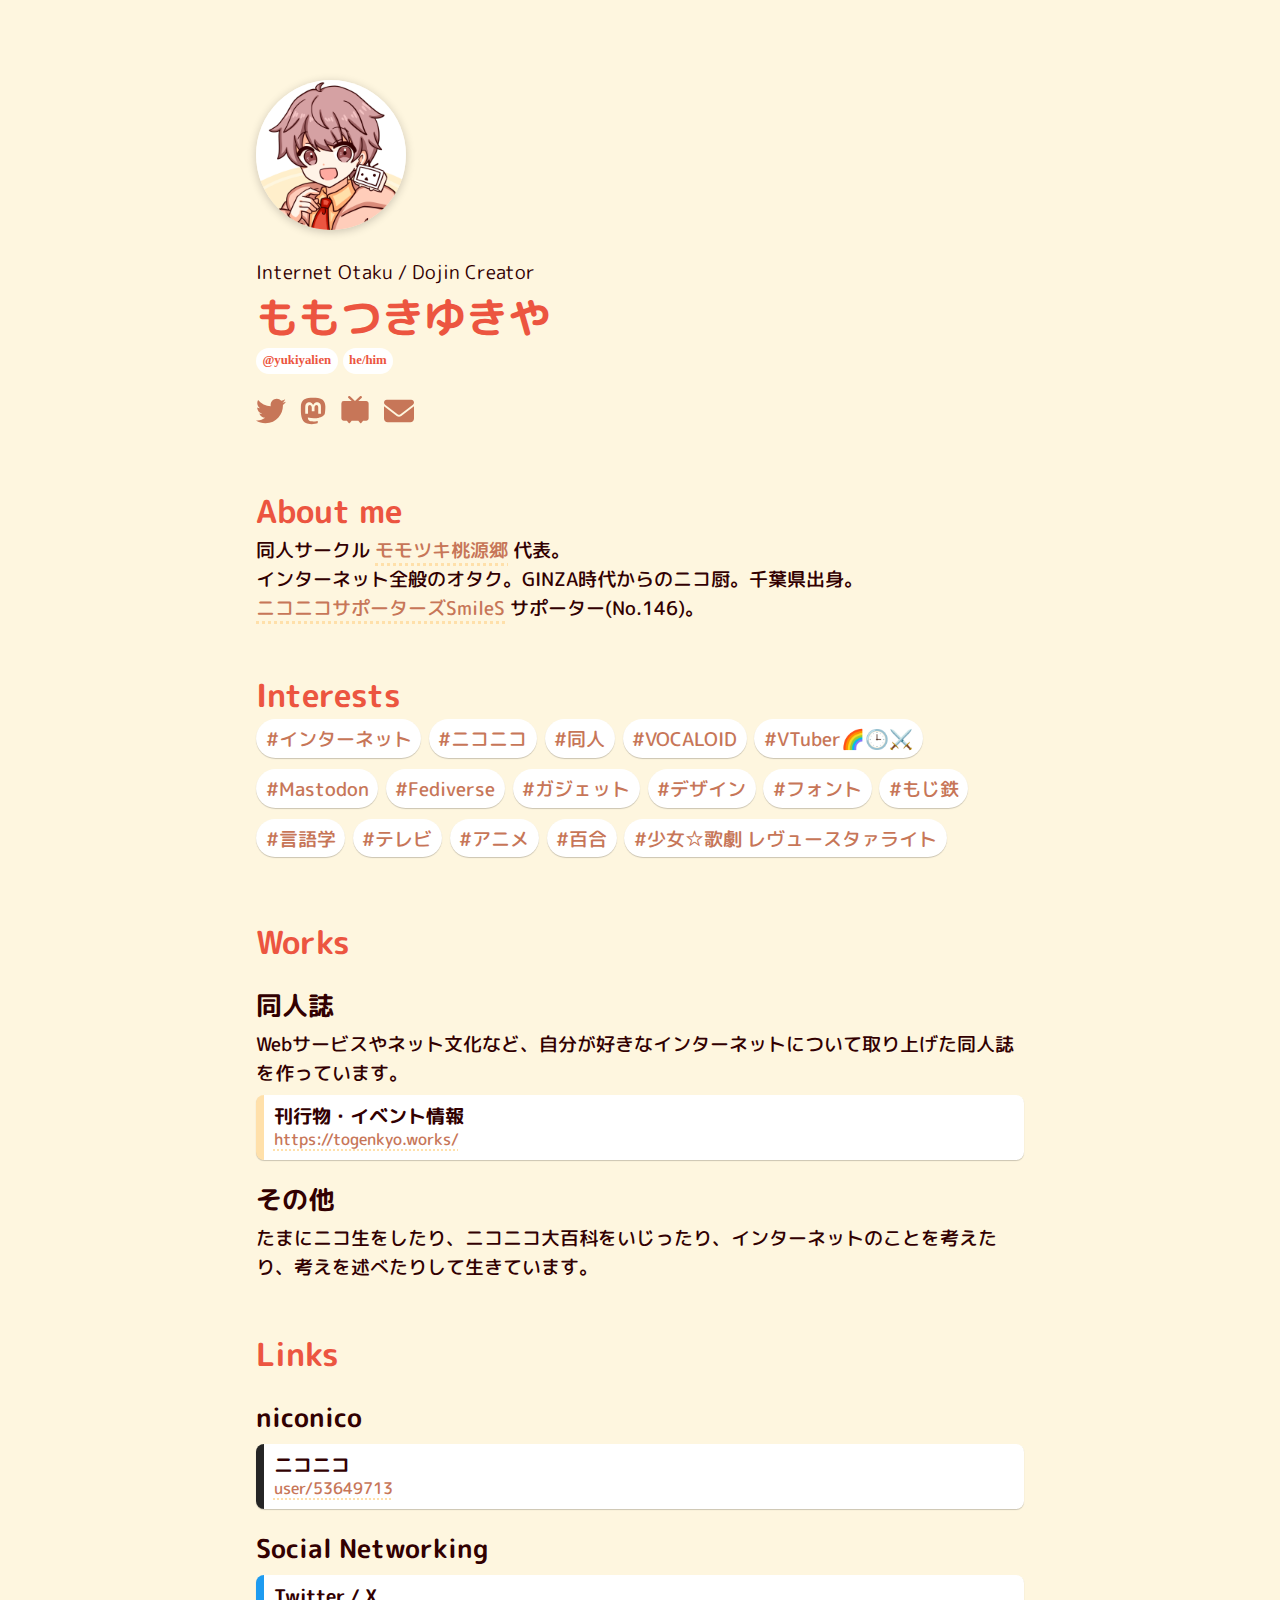
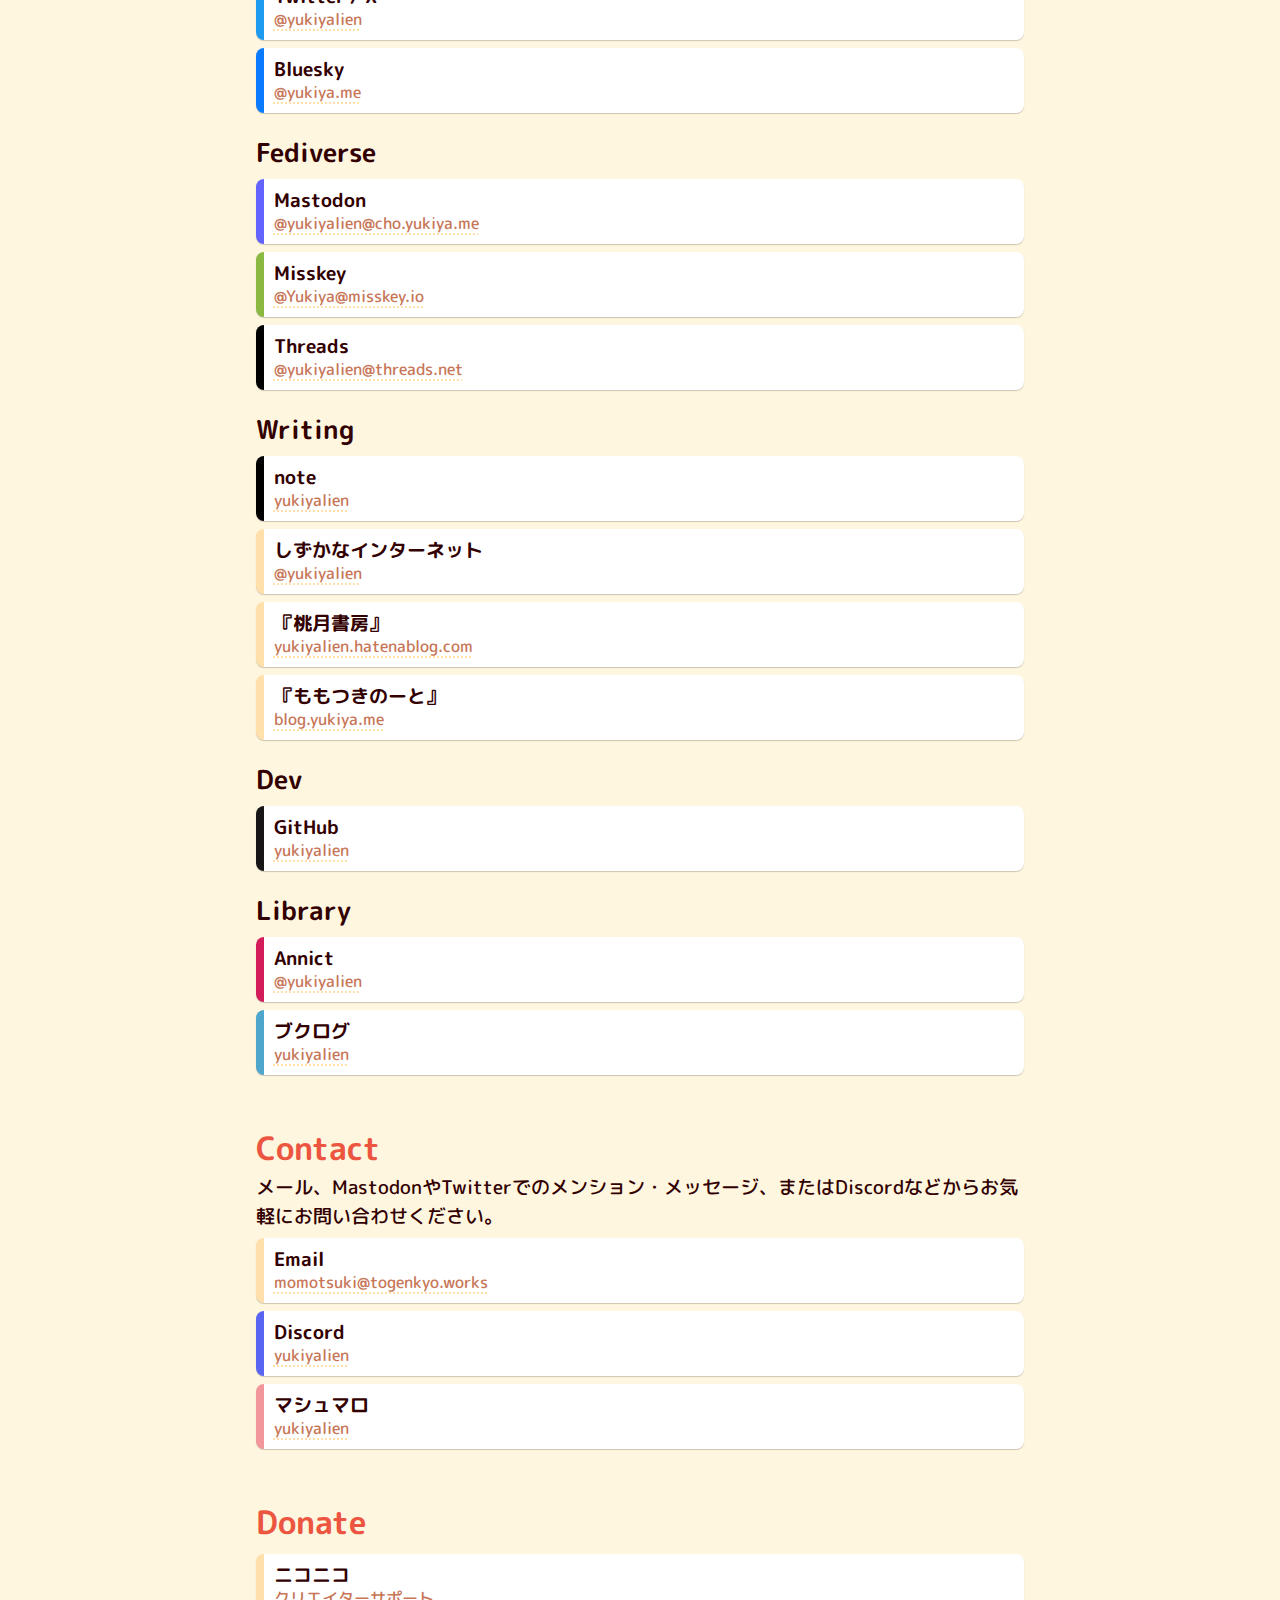
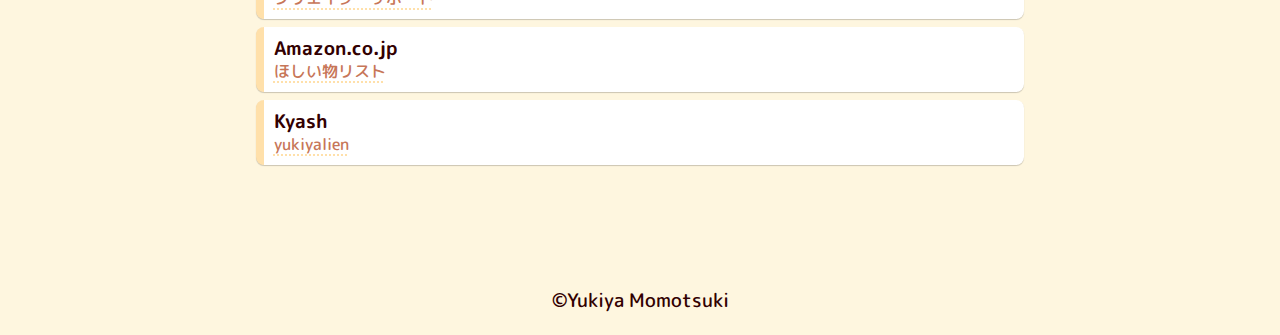
<file: index.html>
<!DOCTYPE html>
<html lang="ja">
<head>
    <title>ももつきゆきや</title>
    <meta name="description" content="ももつきゆきやのポートフォリオ">
    <meta charset="UTF-8">
    <meta name="viewport" content="width=device-width, initial-scale=1.0">
    <meta name="theme-color" content="#FEF6DF">
    <meta name="twitter:card" content="summary">
    <meta property="og:title" content="ももつきゆきや">
    <meta property="og:description" content="ももつきゆきやのポートフォリオ">
    <meta property="og:image" content="https://yukiya.me/icon.jpg">
    <link href="style.css" rel="stylesheet" type="text/css">
    <link rel="preconnect" href="https://fonts.googleapis.com">

    <link rel="me" href="https://cho.yukiya.me/@yukiyalien">
    <link rel="me" href="https://best-friends.chat/@yukiyalien">
    <link rel="me" href="https://mastodon.social/@Yukiya">
    <link rel="me" href="https://fedibird.com/@Yukiya">
    <link rel="me" href="https://vocalodon.net/@Yukiya">
    <link rel="me" href="https://mstdn.jp/@Yukiyalien">
    <link rel="me" href="https://pawoo.net/@Yukiyalien">
    <link rel="me" href="https://friends.cafe/@Yukiya">
    <link rel="me" href="https://ichiji.social/@Yukiya">
    <link rel="me" href="https://friends.nico/@Yukiya">
    <link rel="me" href="https://don.nzws.me/@Yukiya">
    <link rel="me" href="https://mi.mashiro.site/@yukiyalien">
    <link rel="me" href="https://pixelfed.tokyo/@Yukiya">
    <link rel="me" href="https://threads.net/@yukiyalien">
    <link rel="me" href="https://voskey.icalo.net/@yukiyalien">
    <link rel="me" href="https://mstdn.guru/@Yukiya">
    <link rel="me" href="https://misskey.io/@Yukliya">

    <link rel="preconnect" href="https://fonts.googleapis.com">
    <link rel="preconnect" href="https://fonts.gstatic.com" crossorigin>
    <link href="https://fonts.googleapis.com/css2?family=M+PLUS+Rounded+1c:wght@100;300;400;500;700;800;900&display=swap" rel="stylesheet">
</head>
<body>
    <header></header>
    <div class="page">
            <p class="avatar"><img class="avatar box-shadow" src="/icon.jpg" alt="Yukiya Momotsuki" /></p>
            <div class="names">
                <p class="katagaki">Internet Otaku / Dojin Creator</p>
                <p class="myname color-theme1">ももつきゆきや</p>
                <div class="zokusei">
                    <span class="id">@yukiyalien</span><span class="id pronounce">he/him</span>
                </div>
                <div class="main-sns-links">
                    <ul class="social-accounts">
                        <li class="li-twitter">
                            <a href="https://twitter.com/yukiyalien" target="_blank">
                              <svg class="social-accounts-icon" xmlns="http://www.w3.org/2000/svg" height="1em" viewBox="0 0  512 512"><!--! Font Awesome Free 6.4.0 by @fontawesome - https://fontawesome.com License - https://fontawesome.com/license (Commercial License) Copyright 2023 Fonticons, Inc. --><path d="M459.37 151.716c.325 4.548.325 9.097.325 13.645 0 138.72-105.583 298.558-298.558 298.558-59.452 0-114.68-17.219-161.137-47.106 8.447.974 16.568 1.299 25.34 1.299 49.055 0 94.213-16.568 130.274-44.832-46.132-.975-84.792-31.188-98.112-72.772 6.498.974 12.995 1.624 19.818 1.624 9.421 0 18.843-1.3 27.614-3.573-48.081-9.747-84.143-51.98-84.143-102.985v-1.299c13.969 7.797 30.214 12.67 47.431 13.319-28.264-18.843-46.781-51.005-46.781-87.391 0-19.492 5.197-37.36 14.294-52.954 51.655 63.675 129.3 105.258 216.365 109.807-1.624-7.797-2.599-15.918-2.599-24.04 0-57.828 46.782-104.934 104.934-104.934 30.213 0 57.502 12.67 76.67 33.137 23.715-4.548 46.456-13.32 66.599-25.34-7.798 24.366-24.366 44.833-46.132 57.827 21.117-2.273 41.584-8.122 60.426-16.243-14.292 20.791-32.161 39.308-52.628 54.253z"/></svg>
                            </a>
                        </li>
                        <li class="li-mastodon">
                          <a href="https://cho.yukiya.me/@yukiyalien" target="_blank" rel="me">
                            <svg class="social-accounts-icon" xmlns="http://www.w3.org/2000/svg" height="1em" viewBox="0 0 448 512"><!--! Font Awesome Free 6.4.0 by @fontawesome - https://fontawesome.com License - https://fontawesome.com/license (Commercial License) Copyright 2023 Fonticons, Inc. --><path d="M433 179.11c0-97.2-63.71-125.7-63.71-125.7-62.52-28.7-228.56-28.4-290.48 0 0 0-63.72 28.5-63.72 125.7 0 115.7-6.6 259.4 105.63 289.1 40.51 10.7 75.32 13 103.33 11.4 50.81-2.8 79.32-18.1 79.32-18.1l-1.7-36.9s-36.31 11.4-77.12 10.1c-40.41-1.4-83-4.4-89.63-54a102.54 102.54 0 0 1-.9-13.9c85.63 20.9 158.65 9.1 178.75 6.7 56.12-6.7 105-41.3 111.23-72.9 9.8-49.8 9-121.5 9-121.5zm-75.12 125.2h-46.63v-114.2c0-49.7-64-51.6-64 6.9v62.5h-46.33V197c0-58.5-64-56.6-64-6.9v114.2H90.19c0-122.1-5.2-147.9 18.41-175 25.9-28.9 79.82-30.8 103.83 6.1l11.6 19.5 11.6-19.5c24.11-37.1 78.12-34.8 103.83-6.1 23.71 27.3 18.4 53 18.4 175z"/></svg>
                          </a>
                        </li>
                        <li class="li-niconico">
                          <a href="https://www.nicovideo.jp/user/53649713" target="_blank">
                            <svg class="social-accounts-icon" xmlns="http://www.w3.org/2000/svg" height="1em" viewBox="0 1 22 22"><path d="M19.213 4.724h-5.816l2.388-2.275a.852.852 0 00.041-1.182.802.802 0 00-1.153-.043L11 4.724l-3.673-3.5a.802.802 0 00-1.153.043.85.85 0 00.042 1.182l2.387 2.275H2.788A1.8 1.8 0 001 6.535v10.863c0 1 .802 1.812 1.788 1.812h2.266l1.35 1.59a.518.518 0 00.816 0l1.35-1.59h4.86l1.35 1.59a.518.518 0 00.816 0l1.35-1.59h2.266c.99 0 1.788-.811 1.788-1.812V6.535c0-1-.799-1.81-1.787-1.81"/></svg>
                          </a>
                        </li>  
                        <li class="li-email">
                            <a href="mailto:momotsuki@togenkyo.works" target="_blank">
                                <svg class="social-accounts-icon" xmlns="http://www.w3.org/2000/svg" height="1em" viewBox="0 0 512 512"><!--! Font Awesome Free 6.4.0 by @fontawesome - https://fontawesome.com License - https://fontawesome.com/license (Commercial License) Copyright 2023 Fonticons, Inc. --><path d="M48 64C21.5 64 0 85.5 0 112c0 15.1 7.1 29.3 19.2 38.4L236.8 313.6c11.4 8.5 27 8.5 38.4 0L492.8 150.4c12.1-9.1 19.2-23.3 19.2-38.4c0-26.5-21.5-48-48-48H48zM0 176V384c0 35.3 28.7 64 64 64H448c35.3 0 64-28.7 64-64V176L294.4 339.2c-22.8 17.1-54 17.1-76.8 0L0 176z"/></svg>
                            </a>
                        </li>    
                      </ul>
                </div>
            </div>

            <div class="contents bio">
                <h1>About me</h1>
                <p>同人サークル <a href="https://togenkyo.works/" target="_blank">モモツキ桃源郷</a> 代表。</p>
                <p>インターネット全般のオタク。GINZA時代からのニコ厨。千葉県出身。</p>
                <p><a href="https://site.nicovideo.jp/smiles/" target="_blank">ニコニコサポーターズSmileS</a> サポーター(No.146)。</p>
            </div>
            <div class="contents bio">
                <h1>Interests</h1>
                <p><span class="tags">インターネット</span><span class="tags">ニコニコ</span><span class="tags">同人</span><span class="tags">VOCALOID</span><span class="tags">VTuber🌈🕒⚔️</span><span class="tags">Mastodon</span><span class="tags">Fediverse</span><span class="tags">ガジェット</span><span class="tags">デザイン</span><span class="tags">フォント</span><span class="tags">もじ鉄</span><span class="tags">言語学</span><span class="tags">テレビ</span><span class="tags">アニメ</span><span class="tags">百合</span><span class="tags">少女☆歌劇 レヴュースタァライト</span></p>
            </div>
            <div class="contents bio">
                <h1>Works</h1>
                <h2>同人誌</h2>
                <p>Webサービスやネット文化など、自分が好きなインターネットについて取り上げた同人誌を作っています。</p>
                <ul class="designed-list">
                    <li>刊行物・イベント情報<br><a href="https://togenkyo.works/" target="_blank">https://togenkyo.works/</a></li>
                </ul>
                <h2>その他</h2>
                <p>たまにニコ生をしたり、ニコニコ大百科をいじったり、インターネットのことを考えたり、考えを述べたりして生きています。</p>
            </div>
            <div class="contents bio">
                <h1>Links</h1>
                <h2>niconico</h2>
                <ul class="designed-list">
                    <li class="li-niconico">ニコニコ<br><a href="https://www.nicovideo.jp/user/53649713" target="_blank">user/53649713</a></li>
                </ul>
                <h2>Social Networking</h2>
                <ul class="designed-list">
                    <li class="li-twitter">Twitter / X<br><a href="https://twitter.com/yukiyalien" target="_blank">@yukiyalien</a></li>
                    <li class="li-bluesky">Bluesky<br><a href="https://bsky.app/profile/yukiya.me" target="_blank">@yukiya.me</a></li>
                </ul>
                <h2>Fediverse</h2>
                <ul class="designed-list">
                    <li class="li-mastodon">Mastodon<br><a href="https://cho.yukiya.me/@yukiyalien" target="_blank" rel="me">@yukiyalien@cho.yukiya.me</a></li>
                    <li class="li-misskey">Misskey<br><a href="https://misskey.io/@Yukiya" target="_blank" rel="me">@Yukiya@misskey.io</a></li>
                    <li class="li-threads">Threads<br><a href="https://threads.net/@yukiyalien" target="_blank">@yukiyalien@threads.net</a></li>
                </ul>
                <h2>Writing</h2>
                <ul class="designed-list">
                    <li class="li-note">note<br><a href="https://note.com/yukiyalien/" target="_blank">yukiyalien</a></li>
                    <li>しずかなインターネット<br><a href="https://sizu.me/yukiyalien/" target="_blank">@yukiyalien</a></li>
                    <li>『桃月書房』<br><a href="https://yukiyalien.hatenablog.com/" target="_blank">yukiyalien.hatenablog.com</a></li>
                    <li>『ももつきのーと』<br><a href="https://blog.yukiya.me/" target="_blank">blog.yukiya.me</a></li>
                </ul>
                <h2>Dev</h2>
                <ul class="designed-list">
                    <li class="li-github">GitHub<br><a href="https://github.com/yukiyalien" target="_blank">yukiyalien</a></li>
                </ul>
                <ul class="designed-list">
                <h2>Library</h2>
                    <li class="li-annict">Annict<br><a href="https://annict.com/@yukiyalien" target="_blank">@yukiyalien</a></li>
                    <li class="li-booklog">ブクログ<br><a href="https://booklog.jp/users/yukiyalien" target="_blank">yukiyalien</a></li>
                </ul>

            </div>
            <div class="contents bio">
                <h1>Contact</h1>
                <p>メール、MastodonやTwitterでのメンション・メッセージ、またはDiscordなどからお気軽にお問い合わせください。</p>
                <ul class="designed-list">
                    <li>Email<br><a href="mailto:momotsuki@togenkyo.works" target="_blank">momotsuki@togenkyo.works</a></li>
                    <li class="li-discord">Discord<br><a href="https://discordapp.com/users/391589690119028736" target="_blank">yukiyalien</a></li>
                    <li class="li-marshmallow">マシュマロ<br><a href="https://marshmallow-qa.com/yukiyalien" target="_blank">yukiyalien</a></li>
                </ul>
            </div>
            <div class="contents bio">
                <h1>Donate</h1>
                <ul class="designed-list">
                    <li>ニコニコ<br><a href="https://creator-support.nicovideo.jp/registration/53649713" target="_blank">クリエイターサポート</a></li>
                    <li>Amazon.co.jp<br><a href="https://www.amazon.jp/hz/wishlist/ls/1MWPP0UYUOQF8" target="_blank">ほしい物リスト</a></li>
                    <li>Kyash<br><a href="/kyash.html" target="_blank">yukiyalien</a></li>
                </ul>
            </div>
</body>
<footer><p>&copy;Yukiya Momotsuki</p></footer>
</html>
</file>
<file: style.css>
* {
  margin: 0px;
  padding: 0px;
}

@media screen and (min-width: 767px) {

  /*ウィンドウ幅が767px以上の場合に適用*/
  .page {
    padding-left: 20%;
    padding-right: 20%;
  }

  .myname {
    float: left;
    margin-right: 15px;
  }

  .katagaki {
    clear: left;
  }

  .zokusei {
    clear: left;
  }

  .main-sns-links {
    clear: left;
  }

  li.li-twitter {
    margin-left: 0px !important;
  }

}

@media screen and (max-width: 766px) {

  /*ウィンドウ幅が最大767pxまでの場合に適用*/

  .page {
    padding-left: 25px;
    padding-right: 25px;
  }

  p.avatar {
    text-align: center;
  }

  .myname {
    text-align: center;
  }

  .engname {
    text-align: center;
  }

  .katagaki {
    text-align: center;
  }

  .zokusei {
    text-align: center;
  }

  .main-sns-links {
    text-align: center;
  }

}

@media screen and (max-width: 479px) {

  /*ウィンドウ幅が最大479pxまでの場合に適用*/
  .page {
    padding-left: 20px;
    padding-right: 20px;
  }

  p.avatar {
    text-align: center;
  }

  .myname {
    text-align: center;
  }

  .engname {
    text-align: center;
  }

  .katagaki {
    text-align: center;
  }

  .id {
    text-align: center;
  }

  .main-sns-links {
   text-align: center;
  }
}

body {
  background-color: #FEF6DF;
}



img.avatar {
  border: solid 2px #;
  border-radius: 50%;
  width: 150px;
  height: 150px;
  margin-top: 80px;
}

.box-shadow {
  box-shadow: 0 2px 10px 0 rgba(0, 0, 0, .2);
}

i.heading {
  margin-right: 10px;
}

h1 {
  font-family: "M PLUS Rounded 1c", sans-serif;
  font-weight: 700;
  color: #EC5540;
  font-size: 2rem;
}

h2 {
  font-family: "M PLUS Rounded 1c", sans-serif;
  font-weight: 700;
  font-size: 1.6rem;
  color: #320001;
  margin-top: 20px;
  margin-bottom: 5px;
}

p {
  font-family: 'M PLUS Rounded 1c', sans-serif;
  color: #320001;
  font-weight: 500;
  font-size: 1.2rem;
}

div.names {
  padding-top: 20px;
}

.katagaki {
  font-weight: 400;
}

.myname {
font-size: 2.6rem;
  font-weight: 700;
}

.id {
  font-weight: 900;
  font-size: 0.8rem;
  display: inline-block;
	margin: 0 .4em .6em 0;
	padding: .5em;
	line-height: 1;
	color: #EC5540;
	background-color: #fff;
	border: 0px solid #EC5540;
	border-radius: 2em;
}

.zokusei {
  padding-top: 0px;
  clear: left;
}

.pronounce {
 margin-right: 0px;
}

.color-theme1 {
  color: #EC5540;
}

.color-theme2 {
  color: #c77658;
}

div.bio {

}

.tags {
	display: inline-block;
	margin: 0 .4em .6em 0;
	padding: .5em;
	line-height: 1;
	text-decoration: none;
	color: #c77658;
	background-color: #fff;
	border: 0px solid #EC5540;
	border-radius: 2em;
  font-weight: 500;
  box-shadow: 0 1px 1px 0 rgba(0, 0, 0, .2);
}
.tags:before {
	content: "#";	
}

.social-accounts-icon {
  fill: #c77658;
}

.social-accounts {
  padding-top: 10px;
  list-style: none;
}

.social-accounts li {
  display:inline-block;
  margin:5px;
  font-size: 30px;
  text-align:center;
}

a,a:visited{
  color: #c77658;
  text-decoration:none;
  font-weight: 500;
  text-decoration: underline dotted #FFE0AA 0.3ex;
  text-underline-offset: 0.6ex;
}

a:hover {
  color: #EC5540;
  text-decoration: none;
}



div.contents {
  padding-top: 50px;
}

div.blank {
  padding: 40px;
}

footer {
  margin-top: 100px;
  clear: both;
  height: 50px;
  text-align: center;
  font-size: 0.8em;
  padding-top: 20px;
  width: 100%;
}

.designed-list li {
  font-size: 1.2rem;
  font-family: 'M PLUS Rounded 1c', sans-serif;
  font-weight: 700;
  color: #320001;
  border-left: solid 8px #FFE0AA;
  background: #ffffff;
  margin-top: 8px;
  margin-bottom: px;
  line-height: 1.4rem;
  padding: 0.5em;
  border-radius: 8px;
  list-style-type: none!important;
  box-shadow: 0 1px 1px 0 rgba(0, 0, 0, .2);
  word-break: keep-all;
  overflow-wrap: break-word;
  
}

.designed-list li > a {
  font-size: 1rem;
}

.designed-list li.li-mastodon {
  border-left: solid 8px #6364FF;
}

.designed-list li.li-misskey {
  border-left: solid 8px #8AB942;
}

.designed-list li.li-threads {
  border-left: solid 8px #000;
}

.designed-list li.li-twitter {
  border-left: solid 8px #1D9BF0;
}

.designed-list li.li-bluesky {
  border-left: solid 8px #0A7AFF;
}

.designed-list li.li-niconico {
  border-left: solid 8px #252525;
}

.designed-list li.li-note {
  border-left: solid 8px #000;
}

.designed-list li.li-github {
  border-left: solid 8px #171515;
}

.designed-list li.li-annict {
  border-left: solid 8px #D51C5B;
}

.designed-list li.li-booklog {
  border-left: solid 8px #4EA6CC;
}

.designed-list li.li-discord {
  border-left: solid 8px #5865F2;
}

.designed-list li.li-marshmallow {
  border-left: solid 8px #F3969A;
}


/*
.designed-list li.li-bluesky {
  border-left: solid 6px #0085FF;
}
*/
</file>
